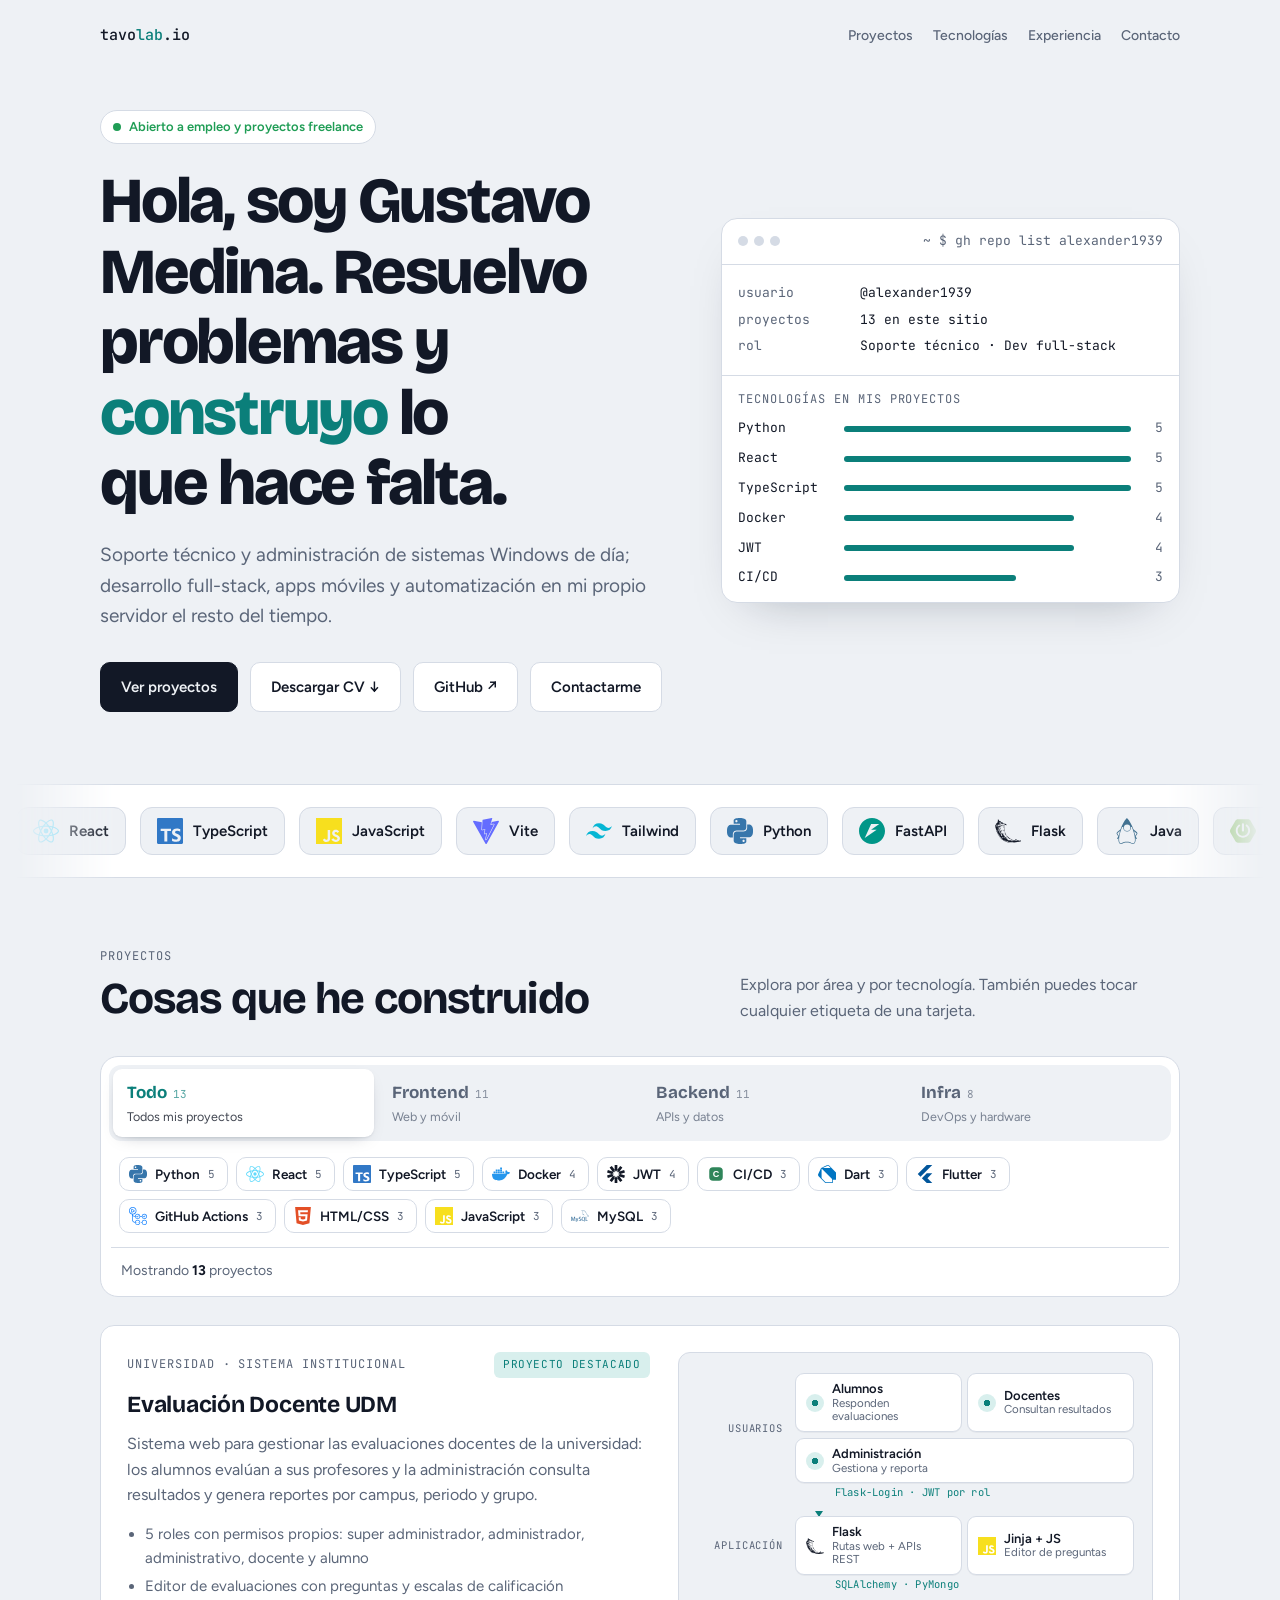
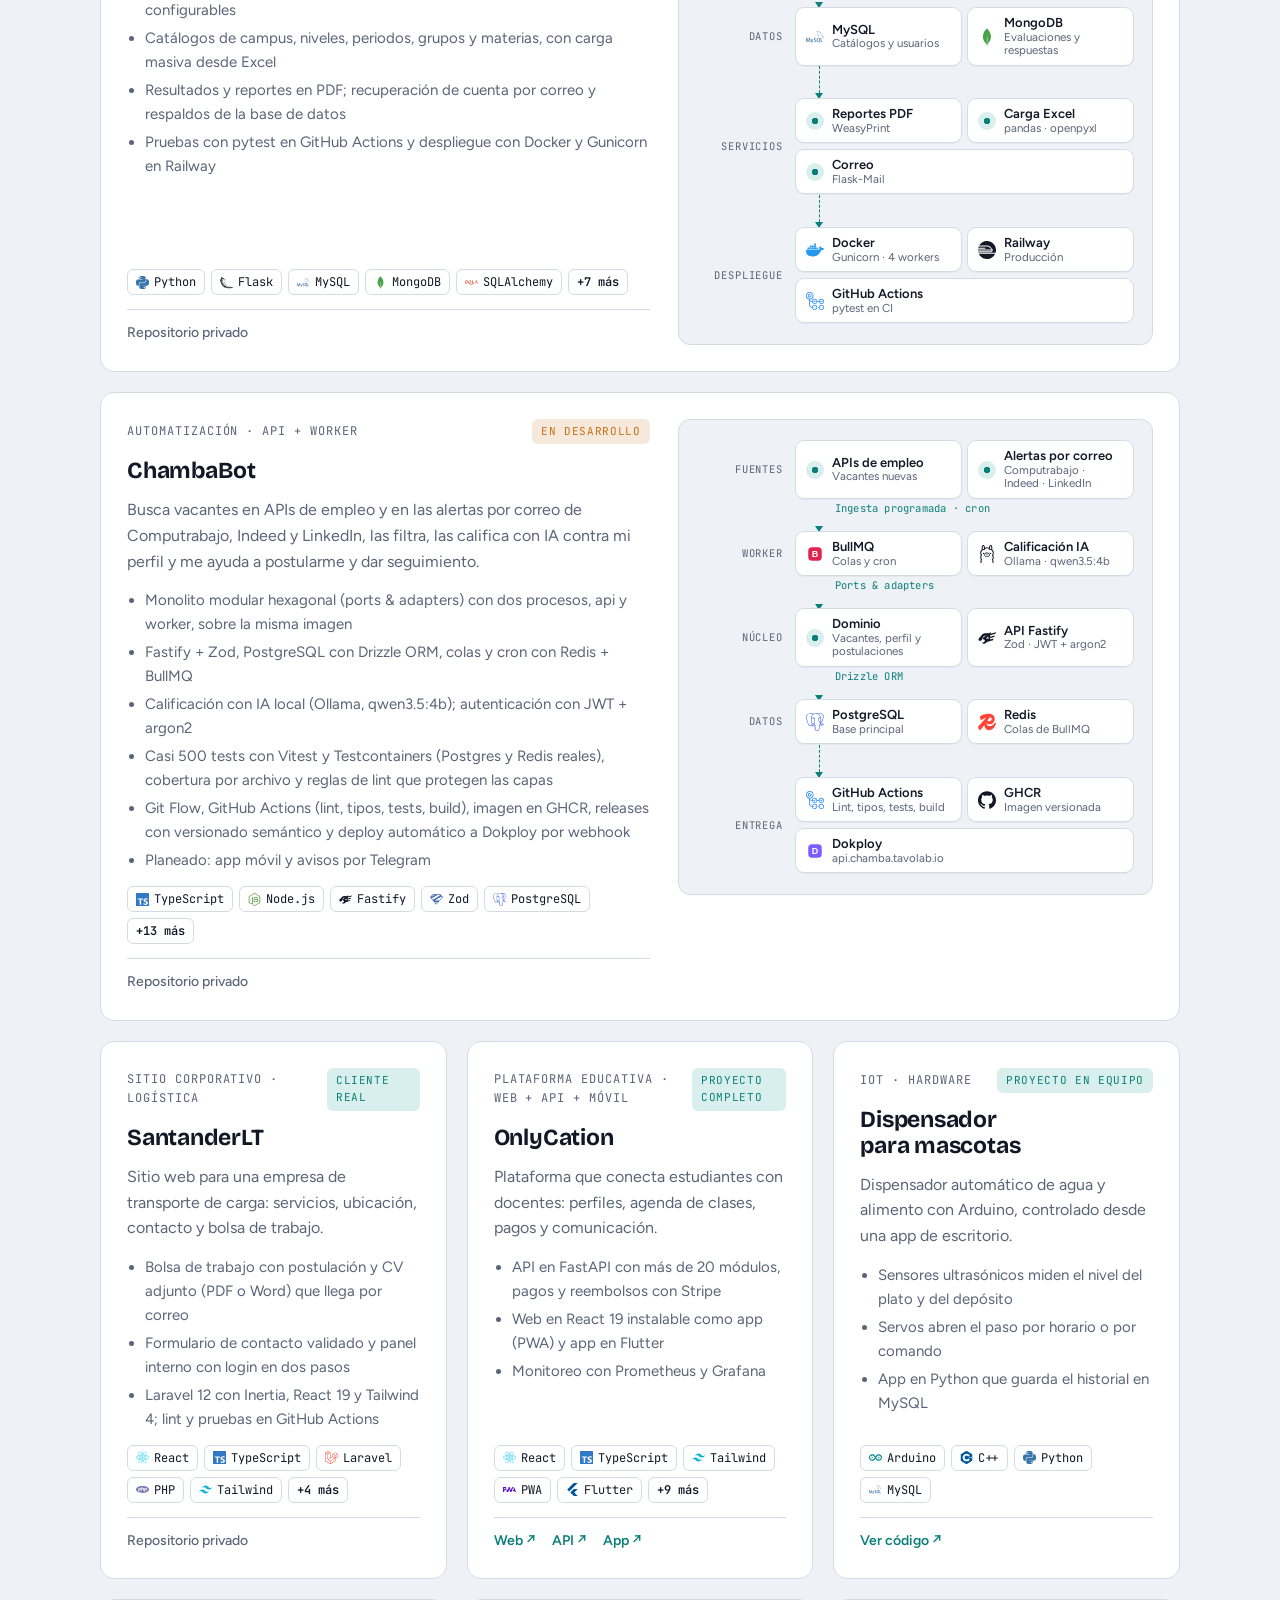
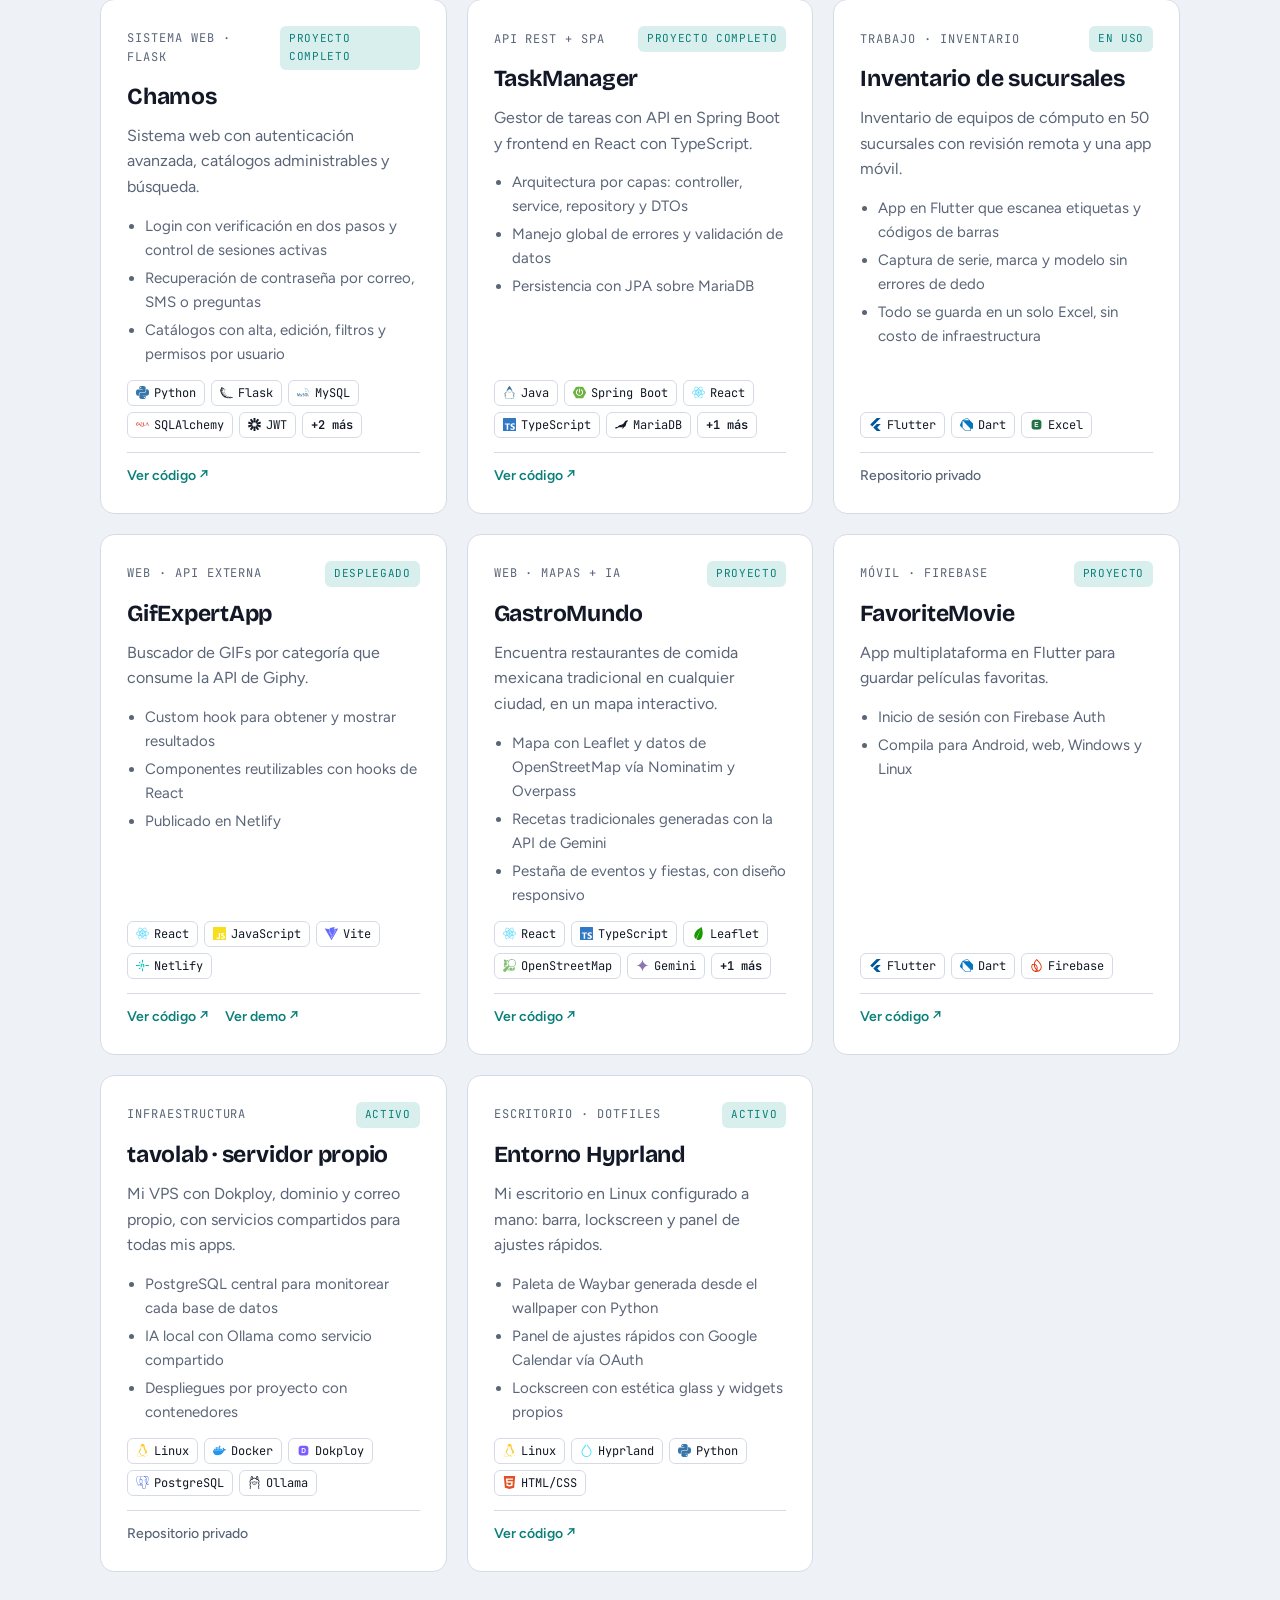
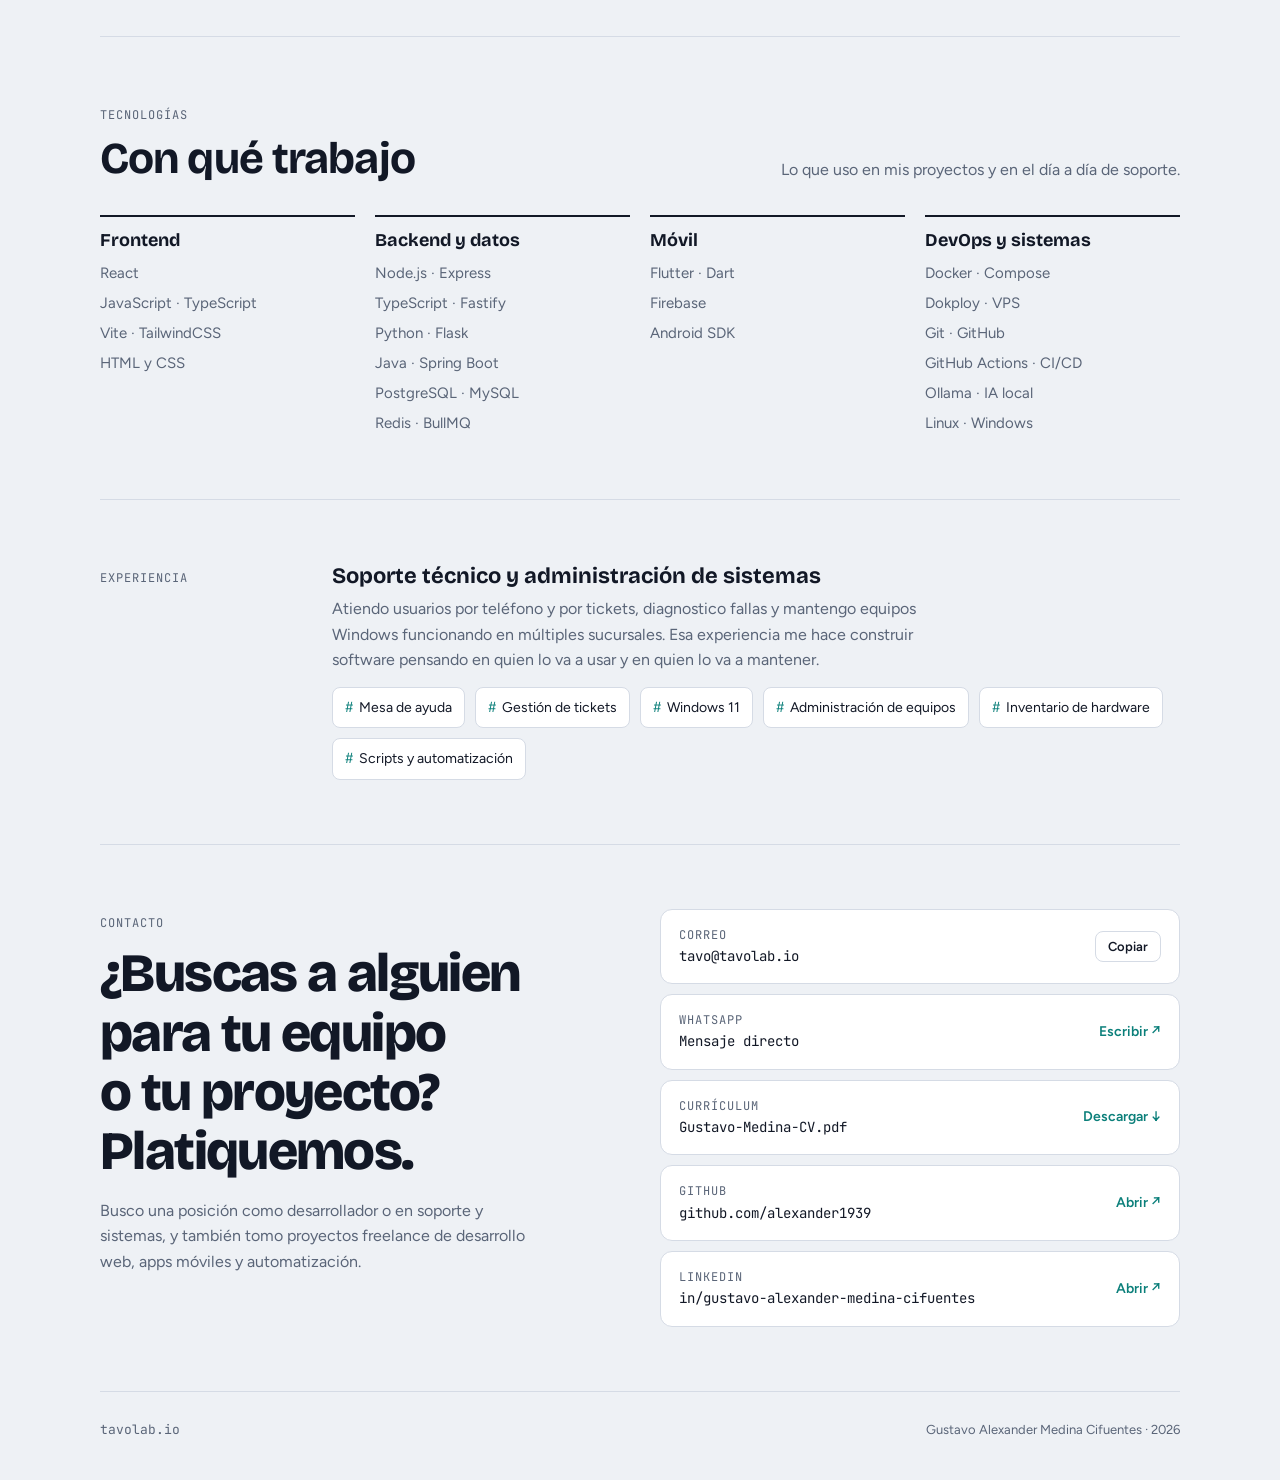
<file: index.html>
<!doctype html>
<html lang="es">
<head>
<meta charset="utf-8">
<meta name="viewport" content="width=device-width, initial-scale=1, viewport-fit=cover">
<title>Gustavo Medina · tavolab</title>
<meta name="description" content="Portafolio de Gustavo Alexander Medina Cifuentes: desarrollo full-stack, apps móviles, automatización y soporte técnico. Abierto a empleo y proyectos freelance.">
<meta name="author" content="Gustavo Alexander Medina Cifuentes">
<meta name="theme-color" content="#eef1f5" media="(prefers-color-scheme: light)">
<meta name="theme-color" content="#0e131c" media="(prefers-color-scheme: dark)">
<link rel="canonical" href="https://tavolab.io/">
<link rel="icon" href="/favicon.svg" type="image/svg+xml">
<meta property="og:type" content="website">
<meta property="og:url" content="https://tavolab.io/">
<meta property="og:title" content="Gustavo Medina · Desarrollador full-stack">
<meta property="og:description" content="Proyectos web, móviles e IoT, con su arquitectura. Abierto a empleo y freelance.">
<meta property="og:locale" content="es_MX">
<meta property="og:image" content="https://tavolab.io/assets/og.png">
<meta property="og:image:type" content="image/png">
<meta property="og:image:width" content="1200">
<meta property="og:image:height" content="630">
<meta property="og:image:alt" content="Gustavo Medina · Soporte TI · Desarrollador full-stack · tavolab.io">
<meta name="twitter:card" content="summary_large_image">
<style>:root{padding-top:env(safe-area-inset-top,0px);padding-bottom:env(safe-area-inset-bottom,0px)}html{scroll-behavior:smooth}body{margin:0;font-family:system-ui,sans-serif;font-size:14px}img{max-width:100%}[hidden]{display:none!important}@media (prefers-reduced-motion:reduce){html{scroll-behavior:auto}}</style>
<link rel="preconnect" href="https://fonts.googleapis.com">
<link rel="stylesheet" href="https://fonts.googleapis.com/css2?family=Bricolage+Grotesque:opsz,wght@12..96,500;12..96,700;12..96,800&family=Figtree:wght@400;500;600&family=JetBrains+Mono:wght@400;500&display=swap">
<link rel="stylesheet" href="/css/styles.css">
</head>
<body>
<div class="wrap">
  <nav>
    <a class="brand" href="#inicio">tavo<b>lab</b>.io</a>
    <button type="button" class="menu-btn" id="menuBtn" aria-expanded="false" aria-controls="menu"><span class="bars" aria-hidden="true"><i></i><i></i><i></i></span>Menú</button>
    <ul id="menu">
      <li><a href="#proyectos">Proyectos</a></li>
      <li><a href="#stack">Tecnologías</a></li>
      <li><a href="#experiencia">Experiencia</a></li>
      <li><a href="#contacto">Contacto</a></li>
    </ul>
  </nav>

  <header class="hero" id="inicio">
    <div>
      <span class="avail"><span class="dot"></span>Abierto a empleo y proyectos freelance</span>
      <h1>Hola, soy Gustavo Medina. Resuelvo problemas y <em>construyo</em> lo que hace falta.</h1>
      <p class="lead">Soporte técnico y administración de sistemas Windows de día; desarrollo full-stack, apps móviles y automatización en mi propio servidor el resto del tiempo.</p>
      <div class="btns">
        <a class="btn primary" href="#proyectos">Ver proyectos</a>
        <a class="btn" href="/cv/Gustavo-Medina-CV.pdf" download>Descargar CV ↓</a>
        <a class="btn" href="https://github.com/alexander1939" target="_blank" rel="noopener">GitHub ↗</a>
        <a class="btn" href="#contacto">Contactarme</a>
      </div>
    </div>

    <aside class="panel" aria-label="Resumen de GitHub">
      <div class="panel-top"><span class="lights"><i></i><i></i><i></i></span><span>~ $ gh repo list alexander1939</span></div>
      <div class="panel-body">
        <div class="row"><span>usuario</span><span class="v">@alexander1939</span></div>
        <div class="row"><span>proyectos</span><span class="v" id="nproj">13 en este sitio</span></div>
        <div class="row"><span>rol</span><span class="v">Soporte técnico · Dev full-stack</span></div>
      </div>
      <div class="gh-langs" id="langs"><span class="label">tecnologías en mis proyectos</span></div>
    </aside>
  </header>
</div>

<div class="marquee" role="group" aria-label="Tecnologías que uso">
  <div class="track" id="track"></div>
</div>

<div class="wrap">
  <section id="proyectos" class="first">
    <div class="sec-head">
      <div><span class="label">Proyectos</span><h2>Cosas que he construido</h2></div>
      <p>Explora por área y por tecnología. También puedes tocar cualquier etiqueta de una tarjeta.</p>
    </div>

    <div class="fbox" id="fbox">
      <div class="seg" id="seg" role="group" aria-label="Filtrar por área"></div>
      <div class="fchips" id="fchips" role="group" aria-label="Filtrar por tecnología"></div>
      <div class="fstatus" aria-live="polite"><span id="fstatus"></span><button type="button" class="fclear" id="fclear" hidden>Quitar filtro ×</button></div>
    </div>

    <div class="grid" id="grid">
      <article class="card big" data-id="udm" data-tech="Python,Flask,MySQL,MongoDB,SQLAlchemy,JWT,JavaScript,HTML/CSS,Docker,Railway,GitHub Actions,CI/CD">
        <div class="big-main">
        <div class="card-top"><span class="label">Universidad · Sistema institucional</span><span class="pill">Proyecto destacado</span></div>
        <h3>Evaluación Docente UDM</h3>
        <p>Sistema web para gestionar las evaluaciones docentes de la universidad: los alumnos evalúan a sus profesores y la administración consulta resultados y genera reportes por campus, periodo y grupo.</p>
        <ul><li>5 roles con permisos propios: super administrador, administrador, administrativo, docente y alumno</li><li>Editor de evaluaciones con preguntas y escalas de calificación configurables</li><li>Catálogos de campus, niveles, periodos, grupos y materias, con carga masiva desde Excel</li><li>Resultados y reportes en PDF; recuperación de cuenta por correo y respaldos de la base de datos</li><li>Pruebas con pytest en GitHub Actions y despliegue con Docker y Gunicorn en Railway</li></ul>
        <div class="tags"></div>
        <div class="card-links"><span>Repositorio privado</span></div>
        </div>
        <figure class="dg-host" aria-label="Arquitectura de Evaluación Docente UDM"></figure>
      </article>
      <article class="card big" data-id="chambabot" data-tech="TypeScript,Node.js,Fastify,Zod,PostgreSQL,Drizzle,Redis,BullMQ,Ollama,JWT,argon2,Vitest,Testcontainers,Docker,GitHub Actions,CI/CD,GHCR,Dokploy">
        <div class="big-main">
        <div class="card-top"><span class="label">Automatización · API + worker</span><span class="pill wip">En desarrollo</span></div>
        <h3>ChambaBot</h3>
        <p>Busca vacantes en APIs de empleo y en las alertas por correo de Computrabajo, Indeed y LinkedIn, las filtra, las califica con IA contra mi perfil y me ayuda a postularme y dar seguimiento.</p>
        <ul><li>Monolito modular hexagonal (ports &amp; adapters) con dos procesos, api y worker, sobre la misma imagen</li><li>Fastify + Zod, PostgreSQL con Drizzle ORM, colas y cron con Redis + BullMQ</li><li>Calificación con IA local (Ollama, qwen3.5:4b); autenticación con JWT + argon2</li><li>Casi 500 tests con Vitest y Testcontainers (Postgres y Redis reales), cobertura por archivo y reglas de lint que protegen las capas</li><li>Git Flow, GitHub Actions (lint, tipos, tests, build), imagen en GHCR, releases con versionado semántico y deploy automático a Dokploy por webhook</li><li>Planeado: app móvil y avisos por Telegram</li></ul>
        <div class="tags"></div>
        <div class="card-links"><span>Repositorio privado</span></div>
        </div>
        <figure class="dg-host" aria-label="Arquitectura de ChambaBot"></figure>
      </article>
      <article class="card" data-id="santander" data-tech="React,TypeScript,Laravel,PHP,Tailwind,Inertia,Radix UI,GitHub Actions,CI/CD">
        <div class="card-top"><span class="label">Sitio corporativo · Logística</span><span class="pill">Cliente real</span></div>
        <h3>SantanderLT</h3>
        <p>Sitio web para una empresa de transporte de carga: servicios, ubicación, contacto y bolsa de trabajo.</p>
        <ul><li>Bolsa de trabajo con postulación y CV adjunto (PDF o Word) que llega por correo</li><li>Formulario de contacto validado y panel interno con login en dos pasos</li><li>Laravel 12 con Inertia, React 19 y Tailwind 4; lint y pruebas en GitHub Actions</li></ul>
        <div class="tags"></div>
        <div class="card-links"><span>Repositorio privado</span><button type="button" class="arch-btn" aria-expanded="false">Ver arquitectura</button></div>
        <figure class="dg-over" aria-label="Arquitectura de SantanderLT"><div class="dg-head"><span class="label">Arquitectura</span><b>SantanderLT</b></div><div class="dg-host"></div></figure>
      </article>
      <article class="card" data-id="onlycation" data-tech="React,TypeScript,Tailwind,PWA,Flutter,Dart,Python,FastAPI,SQLAlchemy,JWT,Stripe,Docker,Prometheus,Grafana">
        <div class="card-top"><span class="label">Plataforma educativa · Web + API + móvil</span><span class="pill">Proyecto completo</span></div>
        <h3>OnlyCation</h3>
        <p>Plataforma que conecta estudiantes con docentes: perfiles, agenda de clases, pagos y comunicación.</p>
        <ul><li>API en FastAPI con más de 20 módulos, pagos y reembolsos con Stripe</li><li>Web en React 19 instalable como app (PWA) y app en Flutter</li><li>Monitoreo con Prometheus y Grafana</li></ul>
        <div class="tags"></div>
        <div class="card-links"><a href="https://github.com/alexander1939/OnlyCation_Frontend" target="_blank" rel="noopener">Web ↗</a><a href="https://github.com/alexander1939/onlycation-apis" target="_blank" rel="noopener">API ↗</a><a href="https://github.com/alexander1939/OnlycationApp" target="_blank" rel="noopener">App ↗</a><button type="button" class="arch-btn" aria-expanded="false">Ver arquitectura</button></div>
        <figure class="dg-over" aria-label="Arquitectura de OnlyCation"><div class="dg-head"><span class="label">Arquitectura</span><b>OnlyCation</b></div><div class="dg-host"></div></figure>
      </article>
      <article class="card" data-id="dispensador" data-tech="Arduino,C++,Python,MySQL">
        <div class="card-top"><span class="label">IoT · Hardware</span><span class="pill">Proyecto en equipo</span></div>
        <h3>Dispensador para mascotas</h3>
        <p>Dispensador automático de agua y alimento con Arduino, controlado desde una app de escritorio.</p>
        <ul><li>Sensores ultrasónicos miden el nivel del plato y del depósito</li><li>Servos abren el paso por horario o por comando</li><li>App en Python que guarda el historial en MySQL</li></ul>
        <div class="tags"></div>
        <div class="card-links"><a href="https://github.com/Emmanueloz/dispensador" target="_blank" rel="noopener">Ver código ↗</a><button type="button" class="arch-btn" aria-expanded="false">Ver arquitectura</button></div>
        <figure class="dg-over" aria-label="Arquitectura de Dispensador para mascotas"><div class="dg-head"><span class="label">Arquitectura</span><b>Dispensador para mascotas</b></div><div class="dg-host"></div></figure>
      </article>
      <article class="card" data-id="chamos" data-tech="Python,Flask,MySQL,SQLAlchemy,JWT,JavaScript,HTML/CSS">
        <div class="card-top"><span class="label">Sistema web · Flask</span><span class="pill">Proyecto completo</span></div>
        <h3>Chamos</h3>
        <p>Sistema web con autenticación avanzada, catálogos administrables y búsqueda.</p>
        <ul><li>Login con verificación en dos pasos y control de sesiones activas</li><li>Recuperación de contraseña por correo, SMS o preguntas</li><li>Catálogos con alta, edición, filtros y permisos por usuario</li></ul>
        <div class="tags"></div>
        <div class="card-links"><a href="https://github.com/alexander1939/chamos" target="_blank" rel="noopener">Ver código ↗</a><button type="button" class="arch-btn" aria-expanded="false">Ver arquitectura</button></div>
        <figure class="dg-over" aria-label="Arquitectura de Chamos"><div class="dg-head"><span class="label">Arquitectura</span><b>Chamos</b></div><div class="dg-host"></div></figure>
      </article>
      <article class="card" data-id="taskmanager" data-tech="Java,Spring Boot,React,TypeScript,MariaDB,Vite">
        <div class="card-top"><span class="label">API REST + SPA</span><span class="pill">Proyecto completo</span></div>
        <h3>TaskManager</h3>
        <p>Gestor de tareas con API en Spring Boot y frontend en React con TypeScript.</p>
        <ul><li>Arquitectura por capas: controller, service, repository y DTOs</li><li>Manejo global de errores y validación de datos</li><li>Persistencia con JPA sobre MariaDB</li></ul>
        <div class="tags"></div>
        <div class="card-links"><a href="https://github.com/alexander1939/spring-with-react" target="_blank" rel="noopener">Ver código ↗</a><button type="button" class="arch-btn" aria-expanded="false">Ver arquitectura</button></div>
        <figure class="dg-over" aria-label="Arquitectura de TaskManager"><div class="dg-head"><span class="label">Arquitectura</span><b>TaskManager</b></div><div class="dg-host"></div></figure>
      </article>
      <article class="card" data-id="inventario" data-tech="Flutter,Dart,Excel">
        <div class="card-top"><span class="label">Trabajo · Inventario</span><span class="pill">En uso</span></div>
        <h3>Inventario de sucursales</h3>
        <p>Inventario de equipos de cómputo en 50 sucursales con revisión remota y una app móvil.</p>
        <ul><li>App en Flutter que escanea etiquetas y códigos de barras</li><li>Captura de serie, marca y modelo sin errores de dedo</li><li>Todo se guarda en un solo Excel, sin costo de infraestructura</li></ul>
        <div class="tags"></div>
        <div class="card-links"><span>Repositorio privado</span><button type="button" class="arch-btn" aria-expanded="false">Ver arquitectura</button></div>
        <figure class="dg-over" aria-label="Arquitectura de Inventario de sucursales"><div class="dg-head"><span class="label">Arquitectura</span><b>Inventario de sucursales</b></div><div class="dg-host"></div></figure>
      </article>
      <article class="card" data-id="gifexpert" data-tech="React,JavaScript,Vite,Netlify">
        <div class="card-top"><span class="label">Web · API externa</span><span class="pill">Desplegado</span></div>
        <h3>GifExpertApp</h3>
        <p>Buscador de GIFs por categoría que consume la API de Giphy.</p>
        <ul><li>Custom hook para obtener y mostrar resultados</li><li>Componentes reutilizables con hooks de React</li><li>Publicado en Netlify</li></ul>
        <div class="tags"></div>
        <div class="card-links"><a href="https://github.com/alexander1939/git-expert-App" target="_blank" rel="noopener">Ver código ↗</a><a href="https://deluxe-baklava-8c0554.netlify.app" target="_blank" rel="noopener">Ver demo ↗</a><button type="button" class="arch-btn" aria-expanded="false">Ver arquitectura</button></div>
        <figure class="dg-over" aria-label="Arquitectura de GifExpertApp"><div class="dg-head"><span class="label">Arquitectura</span><b>GifExpertApp</b></div><div class="dg-host"></div></figure>
      </article>
      <article class="card" data-id="gastromundo" data-tech="React,TypeScript,Leaflet,OpenStreetMap,Gemini,Vite">
        <div class="card-top"><span class="label">Web · Mapas + IA</span><span class="pill">Proyecto</span></div>
        <h3>GastroMundo</h3>
        <p>Encuentra restaurantes de comida mexicana tradicional en cualquier ciudad, en un mapa interactivo.</p>
        <ul><li>Mapa con Leaflet y datos de OpenStreetMap vía Nominatim y Overpass</li><li>Recetas tradicionales generadas con la API de Gemini</li><li>Pestaña de eventos y fiestas, con diseño responsivo</li></ul>
        <div class="tags"></div>
        <div class="card-links"><a href="https://github.com/alexander1939/GastroMundo" target="_blank" rel="noopener">Ver código ↗</a><button type="button" class="arch-btn" aria-expanded="false">Ver arquitectura</button></div>
        <figure class="dg-over" aria-label="Arquitectura de GastroMundo"><div class="dg-head"><span class="label">Arquitectura</span><b>GastroMundo</b></div><div class="dg-host"></div></figure>
      </article>
      <article class="card" data-id="favoritemovie" data-tech="Flutter,Dart,Firebase">
        <div class="card-top"><span class="label">Móvil · Firebase</span><span class="pill">Proyecto</span></div>
        <h3>FavoriteMovie</h3>
        <p>App multiplataforma en Flutter para guardar películas favoritas.</p>
        <ul><li>Inicio de sesión con Firebase Auth</li><li>Compila para Android, web, Windows y Linux</li></ul>
        <div class="tags"></div>
        <div class="card-links"><a href="https://github.com/alexander1939/FavoriteMovile" target="_blank" rel="noopener">Ver código ↗</a><button type="button" class="arch-btn" aria-expanded="false">Ver arquitectura</button></div>
        <figure class="dg-over" aria-label="Arquitectura de FavoriteMovie"><div class="dg-head"><span class="label">Arquitectura</span><b>FavoriteMovie</b></div><div class="dg-host"></div></figure>
      </article>
      <article class="card" data-id="tavolab" data-tech="Linux,Docker,Dokploy,PostgreSQL,Ollama">
        <div class="card-top"><span class="label">Infraestructura</span><span class="pill">Activo</span></div>
        <h3>tavolab · servidor propio</h3>
        <p>Mi VPS con Dokploy, dominio y correo propio, con servicios compartidos para todas mis apps.</p>
        <ul><li>PostgreSQL central para monitorear cada base de datos</li><li>IA local con Ollama como servicio compartido</li><li>Despliegues por proyecto con contenedores</li></ul>
        <div class="tags"></div>
        <div class="card-links"><span>Repositorio privado</span><button type="button" class="arch-btn" aria-expanded="false">Ver arquitectura</button></div>
        <figure class="dg-over" aria-label="Arquitectura de tavolab · servidor propio"><div class="dg-head"><span class="label">Arquitectura</span><b>tavolab · servidor propio</b></div><div class="dg-host"></div></figure>
      </article>
      <article class="card" data-id="hyprland" data-tech="Linux,Hyprland,Python,HTML/CSS">
        <div class="card-top"><span class="label">Escritorio · Dotfiles</span><span class="pill">Activo</span></div>
        <h3>Entorno Hyprland</h3>
        <p>Mi escritorio en Linux configurado a mano: barra, lockscreen y panel de ajustes rápidos.</p>
        <ul><li>Paleta de Waybar generada desde el wallpaper con Python</li><li>Panel de ajustes rápidos con Google Calendar vía OAuth</li><li>Lockscreen con estética glass y widgets propios</li></ul>
        <div class="tags"></div>
        <div class="card-links"><a href="https://github.com/alexander1939/config-hyprland" target="_blank" rel="noopener">Ver código ↗</a><button type="button" class="arch-btn" aria-expanded="false">Ver arquitectura</button></div>
        <figure class="dg-over" aria-label="Arquitectura de Entorno Hyprland"><div class="dg-head"><span class="label">Arquitectura</span><b>Entorno Hyprland</b></div><div class="dg-host"></div></figure>
      </article>
    </div>
  </section>

  <section id="stack">
    <div class="sec-head">
      <div><span class="label">Tecnologías</span><h2>Con qué trabajo</h2></div>
      <p>Lo que uso en mis proyectos y en el día a día de soporte.</p>
    </div>
    <div class="stack">
      <div><h3>Frontend</h3><ul><li>React</li><li>JavaScript · TypeScript</li><li>Vite · TailwindCSS</li><li>HTML y CSS</li></ul></div>
      <div><h3>Backend y datos</h3><ul><li>Node.js · Express</li><li>TypeScript · Fastify</li><li>Python · Flask</li><li>Java · Spring Boot</li><li>PostgreSQL · MySQL</li><li>Redis · BullMQ</li></ul></div>
      <div><h3>Móvil</h3><ul><li>Flutter · Dart</li><li>Firebase</li><li>Android SDK</li></ul></div>
      <div><h3>DevOps y sistemas</h3><ul><li>Docker · Compose</li><li>Dokploy · VPS</li><li>Git · GitHub</li><li>GitHub Actions · CI/CD</li><li>Ollama · IA local</li><li>Linux · Windows</li></ul></div>
    </div>
  </section>

  <section id="experiencia">
    <div class="xp">
      <div><span class="label">Experiencia</span></div>
      <div>
        <h3>Soporte técnico y administración de sistemas</h3>
        <p>Atiendo usuarios por teléfono y por tickets, diagnostico fallas y mantengo equipos Windows funcionando en múltiples sucursales. Esa experiencia me hace construir software pensando en quien lo va a usar y en quien lo va a mantener.</p>
        <div class="ticket">
          <span>Mesa de ayuda</span><span>Gestión de tickets</span><span>Windows 11</span><span>Administración de equipos</span><span>Inventario de hardware</span><span>Scripts y automatización</span>
        </div>
      </div>
    </div>
  </section>

  <section id="contacto">
    <div class="contact">
      <div>
        <span class="label">Contacto</span>
        <h2>¿Buscas a alguien para tu equipo o tu proyecto? Platiquemos.</h2>
        <p>Busco una posición como desarrollador o en soporte y sistemas, y también tomo proyectos freelance de desarrollo web, apps móviles y automatización.</p>
      </div>
      <div class="links">
        <div class="link"><div><div class="label">Correo</div><div class="val" id="v-mail">tavo@tavolab.io</div></div><button type="button" class="copy" data-copy="v-mail">Copiar</button></div>
        <div class="link"><div><div class="label">WhatsApp</div><div class="val">Mensaje directo</div></div><a class="go" href="https://wa.me/529614480996" target="_blank" rel="noopener" aria-label="Escribir por WhatsApp">Escribir ↗</a></div>
        <div class="link"><div><div class="label">Currículum</div><div class="val">Gustavo-Medina-CV.pdf</div></div><a class="go" href="/cv/Gustavo-Medina-CV.pdf" download>Descargar ↓</a></div>
        <div class="link"><div><div class="label">GitHub</div><div class="val">github.com/alexander1939</div></div><a class="go" href="https://github.com/alexander1939" target="_blank" rel="noopener">Abrir ↗</a></div>
        <div class="link"><div><div class="label">LinkedIn</div><div class="val">in/gustavo-alexander-medina-cifuentes</div></div><a class="go" href="https://www.linkedin.com/in/gustavo-alexander-medina-cifuentes-429521445" target="_blank" rel="noopener">Abrir ↗</a></div>
      </div>
    </div>
  </section>

  <footer>
    <span class="mono">tavolab.io</span>
    <span>Gustavo Alexander Medina Cifuentes · 2026</span>
  </footer>
</div>

<script src="/js/data/tecnologias.js"></script>
<script src="/js/data/arquitecturas.js"></script>
<script src="/js/iconos.js"></script>
<script src="/js/marquee.js"></script>
<script src="/js/proyectos.js"></script>
<script src="/js/filtros.js"></script>
<script src="/js/ui.js"></script>
</body>
</html>
</file>
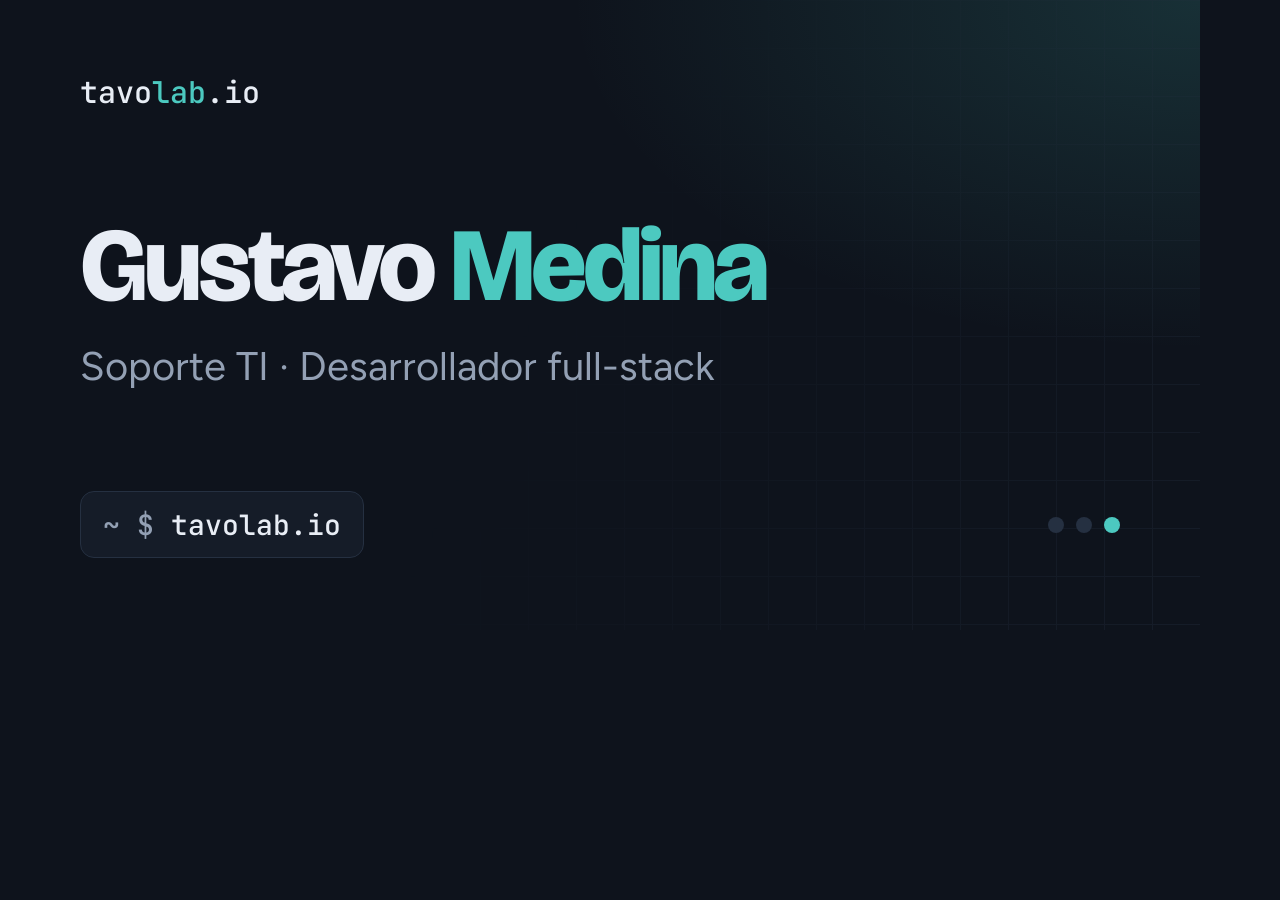
<file: tools/og.html>
<!doctype html>
<!-- Fuente de assets/og.png (1200x630). Regenerar: ver tools/og.md -->
<html lang="es">
<head>
<meta charset="utf-8">
<title>og:image · tavolab.io</title>
<link rel="stylesheet" href="https://fonts.googleapis.com/css2?family=Bricolage+Grotesque:opsz,wght@12..96,800&family=Figtree:wght@500&family=JetBrains+Mono:wght@500&display=swap">
<style>
:root{--bg:#0e131c;--surface:#151c28;--line:#253041;--fg:#e8edf5;--muted:#93a0b4;--accent:#4cc9c0;--ok:#46c97d}
*{box-sizing:border-box}
html,body{margin:0;width:1200px;height:630px;overflow:hidden;background:var(--bg)}
.og{position:relative;width:1200px;height:630px;padding:72px 80px;display:flex;flex-direction:column;justify-content:space-between;color:var(--fg);font-family:Figtree,sans-serif;
  background:radial-gradient(900px 500px at 100% 0%,color-mix(in srgb,var(--accent) 16%,transparent),transparent 70%),var(--bg)}
.og::after{content:"";position:absolute;inset:0;background-image:linear-gradient(var(--line) 1px,transparent 1px),linear-gradient(90deg,var(--line) 1px,transparent 1px);background-size:48px 48px;opacity:.35;
  -webkit-mask-image:linear-gradient(115deg,transparent 45%,#000);mask-image:linear-gradient(115deg,transparent 45%,#000)}
.og > *{position:relative;z-index:1}
.brand{font:500 30px "JetBrains Mono",monospace}
.brand b{color:var(--accent);font-weight:500}
h1{font:800 104px/1 "Bricolage Grotesque",sans-serif;letter-spacing:-.04em;margin:0}
h1 em{font-style:normal;color:var(--accent)}
.role{font-size:40px;color:var(--muted);margin-top:24px}
.foot{display:flex;justify-content:space-between;align-items:center}
.url{font:500 28px "JetBrains Mono",monospace;padding:14px 22px;border:1px solid var(--line);border-radius:14px;background:var(--surface)}
.url::before{content:"~ $ ";color:var(--muted)}
.dots{display:flex;gap:12px}.dots i{width:16px;height:16px;border-radius:50%;background:var(--line)}.dots i:last-child{background:var(--accent)}
</style>
</head>
<body>
<div class="og">
  <div class="brand">tavo<b>lab</b>.io</div>
  <div>
    <h1>Gustavo <em>Medina</em></h1>
    <div class="role">Soporte TI · Desarrollador full-stack</div>
  </div>
  <div class="foot"><span class="url">tavolab.io</span><span class="dots"><i></i><i></i><i></i></span></div>
</div>
</body>
</html>
</file>
<file: css/styles.css>
/* Layout: columna editorial a 1080px; hero con "panel de sistema", proyectos en grilla 2-col, stack y contacto como bandas */
:root{
  --bg:#eef1f5; --surface:#ffffff; --line:#d5dbe5; --fg:#121826; --muted:#5a6578;
  --accent:#0b7f7a; --accent-soft:#d8efed; --warm:#c7721a; --ok:#1f9d55;
  --f-display:"Bricolage Grotesque", "Segoe UI", system-ui, sans-serif;
  --f-body:"Figtree", "Segoe UI", system-ui, sans-serif;
  --f-mono:"JetBrains Mono", ui-monospace, "Cascadia Code", Consolas, monospace;
}
@media (prefers-color-scheme: dark){:root:not([data-theme="light"]){
  --bg:#0e131c; --surface:#151c28; --line:#253041; --fg:#e8edf5; --muted:#93a0b4;
  --accent:#4cc9c0; --accent-soft:#163a3b; --warm:#f0a447; --ok:#46c97d; color-scheme:dark}}
:root[data-theme="dark"]{
  --bg:#0e131c; --surface:#151c28; --line:#253041; --fg:#e8edf5; --muted:#93a0b4;
  --accent:#4cc9c0; --accent-soft:#163a3b; --warm:#f0a447; --ok:#46c97d; color-scheme:dark}

*{box-sizing:border-box}
body{background:var(--bg);color:var(--fg);font-family:var(--f-body);font-size:16px;line-height:1.6;
  padding-left:max(16px,env(safe-area-inset-left,0px));padding-right:max(16px,env(safe-area-inset-right,0px))}
.wrap{max-width:1080px;margin:0 auto}
a{color:var(--accent)}
:focus-visible{outline:2px solid var(--accent);outline-offset:3px;border-radius:4px}
h1,h2,h3{font-family:var(--f-display);text-wrap:balance;margin:0;line-height:1.1}
.mono{font-family:var(--f-mono)}
.label{font-family:var(--f-mono);font-size:12px;letter-spacing:.08em;text-transform:uppercase;color:var(--muted)}

/* nav */
nav{display:flex;justify-content:space-between;align-items:center;gap:16px;padding-block:22px;flex-wrap:wrap}
.brand{font-family:var(--f-mono);font-weight:500;font-size:15px;color:var(--fg);text-decoration:none}
.brand b{color:var(--accent);font-weight:500}
nav ul{list-style:none;display:flex;gap:20px;margin:0;padding:0;flex-wrap:wrap}
nav ul a{color:var(--muted);text-decoration:none;font-size:14px;font-weight:500}
nav ul a:hover{color:var(--fg)}

/* hero */
.hero{display:grid;grid-template-columns:1.25fr 1fr;gap:48px;align-items:center;padding-block:40px 72px}
.hero > *{min-width:0}
.avail{display:inline-flex;align-items:center;gap:8px;font-size:13px;font-weight:600;color:var(--ok);
  border:1px solid var(--line);background:var(--surface);padding:6px 12px;border-radius:99px}
.dot{width:8px;height:8px;border-radius:50%;background:var(--ok);box-shadow:0 0 0 0 var(--ok);animation:pulse 2.4s infinite}
@keyframes pulse{0%{box-shadow:0 0 0 0 color-mix(in srgb,var(--ok) 60%,transparent)}70%{box-shadow:0 0 0 8px transparent}100%{box-shadow:0 0 0 0 transparent}}
.hero h1{font-size:clamp(38px,5.4vw,64px);font-weight:800;letter-spacing:-.035em;margin-top:22px}
.hero h1 em{font-style:normal;color:var(--accent)}
.lead{font-size:19px;color:var(--muted);max-width:52ch;margin:22px 0 30px}
.btns{display:flex;gap:12px;flex-wrap:wrap}
.btn{display:inline-flex;align-items:center;gap:8px;padding:12px 20px;border-radius:10px;font-weight:600;font-size:15px;text-decoration:none;border:1px solid var(--line);color:var(--fg);background:var(--surface)}
.btn.primary{background:var(--fg);color:var(--bg);border-color:var(--fg)}
.btn:hover{transform:translateY(-1px)}

/* panel tipo sistema */
.panel{background:var(--surface);border:1px solid var(--line);border-radius:16px;overflow:hidden;font-family:var(--f-mono);font-size:13px;box-shadow:0 20px 50px -30px rgba(10,20,40,.35)}
.panel-top{display:flex;justify-content:space-between;align-items:center;padding:12px 16px;border-bottom:1px solid var(--line);color:var(--muted)}
.lights{display:flex;gap:6px}.lights i{width:10px;height:10px;border-radius:50%;background:var(--line)}
.panel-body{padding:18px 16px;display:grid;gap:6px}
.row{display:grid;grid-template-columns:110px 1fr;gap:12px}
.row span:first-child{color:var(--muted)}
.row .v{color:var(--fg);overflow-wrap:anywhere}
.svc{display:grid;gap:8px;padding:14px 16px;border-top:1px solid var(--line)}
.svc div{display:flex;justify-content:space-between;gap:12px}
.st{color:var(--ok)} .st.wip{color:var(--warm)}

/* carrusel de tecnologías */
.marquee{position:relative;overflow:hidden;border-block:1px solid var(--line);background:var(--surface);padding-block:22px;
  -webkit-mask-image:linear-gradient(90deg,transparent,#000 8%,#000 92%,transparent);mask-image:linear-gradient(90deg,transparent,#000 8%,#000 92%,transparent)}
.track{display:flex;gap:14px;width:max-content;animation:scroll 45s linear infinite}
.marquee:hover .track{animation-play-state:paused}
@keyframes scroll{to{transform:translateX(calc(-50% - 7px))}}
.chip{display:flex;align-items:center;gap:10px;padding:10px 16px;border:1px solid var(--line);border-radius:12px;background:var(--bg);white-space:nowrap;font-weight:600;font-size:15px}
.chip svg{flex-shrink:0}
section.first{border-top:0}

/* secciones */
section{padding-block:64px;border-top:1px solid var(--line)}
.sec-head{display:flex;justify-content:space-between;align-items:end;gap:24px;flex-wrap:wrap;margin-bottom:32px}
.sec-head h2{font-size:clamp(30px,4.4vw,44px);font-weight:700;letter-spacing:-.02em;margin-top:8px}
.sec-head p{color:var(--muted);max-width:44ch;margin:0}

/* proyectos */
.grid{display:grid;grid-template-columns:repeat(2,minmax(0,1fr));gap:20px}
.card{background:var(--surface);border:1px solid var(--line);border-radius:14px;padding:26px;display:flex;flex-direction:column;gap:14px;transition:border-color .2s, transform .2s}
.card:hover{border-color:var(--accent);transform:translateY(-2px)}
.card.big{grid-column:span 2;display:grid;grid-template-columns:1.1fr 1fr;gap:28px}
.card.big > *{min-width:0}
.big-main{display:flex;flex-direction:column;gap:14px}
.card-top{display:flex;justify-content:space-between;align-items:center;gap:12px}
.pill{font-family:var(--f-mono);font-size:11px;letter-spacing:.06em;text-transform:uppercase;padding:4px 9px;border-radius:6px;background:var(--accent-soft);color:var(--accent)}
.pill.wip{background:color-mix(in srgb,var(--warm) 16%,transparent);color:var(--warm)}
.card h3{font-size:26px;font-weight:700;letter-spacing:-.01em}
.card p{margin:0;color:var(--muted)}
.card ul{margin:0;padding-left:18px;color:var(--muted);display:grid;gap:4px;font-size:15px}
.tags{display:flex;flex-wrap:wrap;gap:6px;margin-top:auto}
.tags span{font-family:var(--f-mono);font-size:12px;padding:4px 8px;border:1px solid var(--line);border-radius:6px;color:var(--fg)}
.arch{font-family:var(--f-mono);font-size:12.5px;background:var(--bg);border:1px solid var(--line);border-radius:10px;padding:16px;overflow-x:auto;white-space:pre;color:var(--muted);line-height:1.7}
.arch b{color:var(--accent);font-weight:500}

/* stack */
.stack{display:grid;grid-template-columns:repeat(4,minmax(0,1fr));gap:20px}
.stack div{border-top:2px solid var(--fg);padding-top:14px}
.stack h3{font-size:18px;font-weight:700;margin-bottom:10px}
.stack ul{list-style:none;margin:0;padding:0;display:grid;gap:6px;color:var(--muted);font-size:15px}

/* experiencia */
.xp{display:grid;grid-template-columns:200px 1fr;gap:32px}
.xp > *{min-width:0}
.xp h3{font-size:22px;margin-bottom:8px}
.xp p{color:var(--muted);margin:0 0 14px;max-width:62ch}
.ticket{display:flex;flex-wrap:wrap;gap:10px}
.ticket span{font-size:14px;padding:8px 12px;background:var(--surface);border:1px solid var(--line);border-radius:8px}
.ticket span::before{content:"#";font-family:var(--f-mono);color:var(--accent);margin-right:6px}

/* contacto */
.contact{display:grid;grid-template-columns:1fr 1fr;gap:40px;align-items:start}
.contact > *{min-width:0}
.contact h2{font-size:clamp(34px,5vw,54px);font-weight:800;letter-spacing:-.03em;margin-top:10px}
.contact p{color:var(--muted);max-width:44ch}
.links{display:grid;gap:10px}
.link{display:flex;justify-content:space-between;align-items:center;gap:12px;padding:16px 18px;background:var(--surface);border:1px solid var(--line);border-radius:12px}
.link > div{min-width:0}
.link .val{font-family:var(--f-mono);font-size:14px;overflow-wrap:anywhere;user-select:all}
.copy{font:600 13px var(--f-body);background:none;border:1px solid var(--line);color:var(--fg);padding:7px 12px;border-radius:8px;cursor:pointer;flex-shrink:0}
.copy:hover{border-color:var(--accent);color:var(--accent)}
.link a.go{font-weight:600;font-size:14px;text-decoration:none;flex-shrink:0}
footer{padding-block:28px 40px;border-top:1px solid var(--line);display:flex;justify-content:space-between;gap:16px;flex-wrap:wrap;color:var(--muted);font-size:13px}


.grid{grid-template-columns:repeat(3,minmax(0,1fr))}
.card.big{grid-column:1/-1}
.card h3{font-size:23px}
/* filtros */
.fbox{background:var(--surface);border:1px solid var(--line);border-radius:18px;padding:8px;margin-bottom:28px}
.seg{display:grid;grid-template-columns:repeat(4,minmax(0,1fr));gap:4px;background:var(--bg);border-radius:12px;padding:4px}
.seg-b{font:inherit;text-align:left;border:0;background:none;color:var(--muted);padding:10px 14px;border-radius:9px;cursor:pointer;display:grid;gap:1px;transition:background .2s,color .2s,box-shadow .2s}
.seg-b:hover{color:var(--fg)}
.seg-n{font-family:var(--f-display);font-weight:700;font-size:17px;color:inherit}
.seg-n small{font-family:var(--f-mono);font-size:11px;font-weight:400;opacity:.7;margin-left:2px}
.seg-s{font-size:12.5px;opacity:.8}
.seg-b[aria-pressed="true"]{background:var(--surface);color:var(--fg);box-shadow:0 1px 2px rgba(10,20,40,.08),0 6px 18px -10px rgba(10,20,40,.35)}
.seg-b[aria-pressed="true"] .seg-n{color:var(--accent)}
.fchips{display:flex;flex-wrap:wrap;gap:8px;padding:16px 10px 10px}
.tc{font:600 13.5px var(--f-body);display:inline-flex;align-items:center;gap:8px;padding:7px 12px 7px 9px;border-radius:10px;border:1px solid var(--line);background:var(--surface);color:var(--fg);cursor:pointer;animation:chipIn .35s both;transition:border-color .15s,background .15s,transform .15s}
.tc small{font-family:var(--f-mono);font-size:11px;color:var(--muted);font-weight:400}
.tc:hover{border-color:var(--accent);transform:translateY(-1px)}
.tc[aria-pressed="true"]{background:var(--accent-soft);border-color:var(--accent);color:var(--accent)}
@keyframes chipIn{from{opacity:.001;transform:translateY(4px)}}
.fstatus{display:flex;justify-content:space-between;align-items:center;gap:12px;flex-wrap:wrap;padding:6px 10px 6px;border-top:1px solid var(--line);margin:4px 2px 0;padding-top:12px;font-size:14px;color:var(--muted)}
.fstatus b{color:var(--fg)}
.fclear{font:600 13px var(--f-body);background:none;border:0;color:var(--accent);cursor:pointer;padding:4px}
.ic{flex-shrink:0;display:block}
.tags button{display:inline-flex;align-items:center;gap:5px;font-family:var(--f-mono);font-size:12px;padding:4px 8px;border:1px solid var(--line);border-radius:6px;color:var(--fg);background:none;cursor:pointer}
.tags button:hover{border-color:var(--accent);color:var(--accent)}
.tags button.on{background:var(--accent-soft);border-color:var(--accent);color:var(--accent)}
.card-links{display:flex;gap:16px;flex-wrap:wrap;padding-top:12px;border-top:1px solid var(--line);font-size:14px;font-weight:600;margin-top:auto}
.card-links a{text-decoration:none}
.card-links span{color:var(--muted);font-weight:500}
.card[hidden]{display:none}
.gh-langs{display:grid;gap:9px;padding:14px 16px;border-top:1px solid var(--line)}
.bar{display:grid;grid-template-columns:96px 1fr 22px;gap:10px;align-items:center}
.bar i{display:block;height:6px;border-radius:3px;background:var(--accent)}
.bar em{font-style:normal;text-align:right;color:var(--muted);font-variant-numeric:tabular-nums}
.tags{margin-top:auto}
.card-links{margin-top:0}

/* diagramas de arquitectura */
.card{position:relative}
figure.dg-host,figure.dg-over{margin:0}
.dg{display:flex;flex-direction:column;gap:0}
.dg-l{display:grid;grid-template-columns:86px 1fr;gap:12px;align-items:center}
.dg-l > *{min-width:0}
.dg-k{font-family:var(--f-mono);font-size:10.5px;letter-spacing:.08em;text-transform:uppercase;color:var(--muted);text-align:right;line-height:1.25}
.dg-ns{display:flex;flex-wrap:wrap;gap:6px}
.dg-n{display:flex;align-items:center;gap:8px;padding:7px 10px;border:1px solid var(--line);border-radius:9px;background:var(--surface);flex:1 1 0;min-width:112px;box-shadow:0 1px 0 rgba(10,20,40,.04)}
.dg-t{display:grid;min-width:0;line-height:1.2}
.dg-t b{font-size:13px;font-weight:600;color:var(--fg)}
.dg-t small{font-size:11.5px;color:var(--muted)}
.dg-dot{width:18px;height:18px;flex-shrink:0;border-radius:50%;background:radial-gradient(circle,var(--accent) 0 3px,var(--accent-soft) 3.5px 100%)}
.dg-c{display:grid;grid-template-columns:86px 1fr;gap:12px;height:32px;align-items:center}
.dg-c i{grid-column:2;position:relative;height:100%;width:0;margin-left:24px;border-left:1.5px dashed var(--accent)}
.dg-c i::after{content:"";position:absolute;bottom:0;left:-5px;border:4.5px solid transparent;border-top:6px solid var(--accent);transform:translateY(5px)}
.dg-c span{grid-column:2;grid-row:1;margin-left:40px;font-family:var(--f-mono);font-size:10.5px;color:var(--accent);letter-spacing:.02em;white-space:nowrap;overflow:hidden;text-overflow:ellipsis}
.card.big .dg-host{background:var(--bg);border:1px solid var(--line);border-radius:12px;padding:20px 18px;align-self:start}
.card.big .dg-n{min-width:120px}
.dg-over{position:absolute;inset:0 0 auto 0;height:calc(100% - 120px);z-index:2;border-radius:14px 14px 0 0;border-bottom:1px solid var(--line);background:color-mix(in srgb,var(--bg) 92%,var(--surface));padding:22px 18px;display:flex;flex-direction:column;gap:16px;overflow:auto;opacity:0;visibility:hidden;transform:translateY(6px);transition:opacity .22s ease,transform .22s ease,visibility 0s .22s}
.dg-head{display:flex;justify-content:space-between;align-items:baseline;gap:10px}
.dg-head b{font-family:var(--f-display);font-size:18px}
.dg-over{gap:12px;padding:18px 16px}
.dg-over .dg-l{grid-template-columns:1fr;gap:5px}
.dg-over .dg-k{text-align:left;font-size:10px}
.dg-over .dg-c{grid-template-columns:1fr;height:24px}
.dg-over .dg-c i{grid-column:1;margin-left:20px}
.dg-over .dg-c span{grid-column:1;margin-left:32px;font-size:10px}
.dg-over .dg-n{min-width:0;flex:1 1 calc(50% - 3px);padding:5px 8px;gap:7px}
.dg-over .dg-n .ic,.dg-over .dg-dot{width:16px;height:16px}
.dg-over .dg-t b{font-size:12.5px}
.dg-over .dg-t small{font-size:11px;white-space:nowrap;overflow:hidden;text-overflow:ellipsis}
.dg-over .dg-head b{font-size:16px}
.card.show .dg-over{opacity:1;visibility:visible;transform:none;transition:opacity .22s ease,transform .22s ease}
@media (hover:hover){.card:not(.big):hover .dg-over{opacity:1;visibility:visible;transform:none;transition:opacity .22s ease .12s,transform .22s ease .12s}}
.arch-btn{margin-left:auto;font:600 13px var(--f-body);background:none;border:1px solid var(--line);color:var(--fg);padding:5px 10px;border-radius:8px;cursor:pointer;position:relative;z-index:3}
.arch-btn:hover{border-color:var(--accent);color:var(--accent)}
@media (hover:hover){.arch-btn{display:none}}
@media (max-width:860px){.card.big .dg-host{order:2}}

/* animación de arquitectura */
.dg-over{background:color-mix(in srgb,var(--surface) 80%,transparent);-webkit-backdrop-filter:blur(14px) saturate(1.15);backdrop-filter:blur(14px) saturate(1.15)}
.dg-n{transition:border-color .2s,transform .2s,box-shadow .2s}
.dg-n:hover{border-color:var(--accent);transform:translateY(-1px);box-shadow:0 6px 16px -10px color-mix(in srgb,var(--accent) 70%,transparent)}
.dg-c i{transform-origin:top}
.dg.play .dg-k{animation:dgFade .4s ease both;animation-delay:calc(var(--i,0)*140ms)}
.dg.play .dg-n{animation:dgNode .5s cubic-bezier(.2,.8,.2,1) both;animation-delay:calc(var(--i,0)*140ms + var(--j,0)*70ms)}
.dg.play .dg-c i{animation:dgLine .35s ease-out both;animation-delay:calc(var(--i,0)*140ms + 180ms)}
.dg.play .dg-c span{animation:dgFade .4s ease both;animation-delay:calc(var(--i,0)*140ms + 260ms)}
.dg-c i::before{content:"";position:absolute;left:-3.75px;top:-3px;width:6px;height:6px;border-radius:50%;background:var(--accent);box-shadow:0 0 0 3px color-mix(in srgb,var(--accent) 22%,transparent),0 0 10px var(--accent);opacity:0}
.dg.play .dg-c i::before{animation:dgFlow 1.9s cubic-bezier(.45,0,.55,1) infinite;animation-delay:calc(var(--i,0)*140ms + 600ms)}
@keyframes dgNode{from{opacity:0;transform:translateY(10px) scale(.96)}to{opacity:1;transform:none}}
@keyframes dgFade{from{opacity:0}to{opacity:1}}
@keyframes dgLine{from{transform:scaleY(0)}to{transform:scaleY(1)}}
@keyframes dgFlow{0%{top:-3px;opacity:0}15%{opacity:1}80%{opacity:1}100%{top:calc(100% - 3px);opacity:0}}
.dg-head{animation:none}
.card:not(.big) .dg.play ~ *{}
/* tecnologías: 5 + ver más */
.tags button.more{display:none}
.card.tags-open .tags button.more{display:inline-flex;animation:chipIn .3s both;animation-delay:calc(var(--k,0)*35ms)}
.tg-more{font:600 12px var(--f-body);padding:4px 9px;border-radius:6px;border:1px dashed var(--line);background:none;color:var(--accent);cursor:pointer}
.tg-more:hover{border-color:var(--accent);border-style:solid}
@media (max-width:960px){.grid{grid-template-columns:repeat(2,minmax(0,1fr))}}
@media (max-width:860px){
  .hero,.contact,.xp,.card.big{grid-template-columns:1fr}
  .stack{grid-template-columns:repeat(2,minmax(0,1fr))}
  .hero{padding-block:16px 56px;gap:36px}
}
@media (max-width:700px){.seg{grid-template-columns:repeat(2,minmax(0,1fr))}}
@media (max-width:600px){
  .grid{grid-template-columns:1fr}
  nav ul{gap:14px}
  .row{grid-template-columns:90px 1fr}
}

/* menú móvil */
nav{position:relative}
.menu-btn{display:none;align-items:center;gap:8px;font:600 14px var(--f-body);color:var(--fg);background:var(--surface);border:1px solid var(--line);border-radius:10px;padding:8px 12px;cursor:pointer}
.bars{display:grid;gap:3px;width:16px}.bars i{display:block;height:2px;border-radius:2px;background:currentColor;transition:transform .2s,opacity .2s}
nav.open .bars i:nth-child(1){transform:translateY(5px) rotate(45deg)}nav.open .bars i:nth-child(2){opacity:0}nav.open .bars i:nth-child(3){transform:translateY(-5px) rotate(-45deg)}
@media (max-width:700px){
  nav{flex-wrap:nowrap}
  .menu-btn{display:inline-flex}
  nav ul{position:absolute;top:calc(100% - 8px);right:0;left:0;z-index:20;flex-direction:column;gap:2px;background:var(--surface);border:1px solid var(--line);border-radius:14px;padding:8px;box-shadow:0 18px 40px -20px rgba(10,20,40,.45);opacity:0;visibility:hidden;transform:translateY(-6px);transition:opacity .2s,transform .2s,visibility 0s .2s}
  nav.open ul{opacity:1;visibility:visible;transform:none;transition:opacity .2s,transform .2s}
  nav ul a{display:block;padding:12px 14px;border-radius:9px;font-size:16px;color:var(--fg)}
  nav ul a:hover{background:var(--bg)}
}
/* ajustes móviles */
@media (max-width:600px){
  body{font-size:15.5px}
  nav{padding-block:16px}
  .hero{padding-block:8px 44px;gap:28px}
  .hero h1{font-size:clamp(32px,9vw,40px);margin-top:16px}
  .lead{font-size:16.5px;margin:16px 0 24px}
  .btns{display:grid;grid-template-columns:1fr 1fr;gap:10px}
  .btns .btn{justify-content:center;padding:12px 14px}
  .marquee{padding-block:16px}
  .chip{padding:8px 12px;font-size:14px}.chip svg{width:22px;height:22px}
  section{padding-block:44px}
  .sec-head{margin-bottom:22px;gap:12px}
  .card{padding:20px;gap:12px}
  .card h3{font-size:21px}
  .card ul{font-size:14.5px}
  .card.big{gap:20px}
  .seg-b{padding:9px 10px}.seg-n{font-size:15.5px}.seg-s{font-size:11.5px}
  .fchips{padding:12px 6px 8px;gap:6px}
  .tc{font-size:13px;padding:6px 10px 6px 8px}
  .stack{gap:24px 16px}
  .xp{gap:12px}
  .ticket{gap:8px}.ticket span{font-size:13.5px;padding:7px 10px}
  .contact{gap:24px}
  .link{padding:14px}
  .panel{font-size:12.5px}
}
/* diagrama del destacado compacto en móvil */
@media (max-width:860px){
  .card.big .dg-host{padding:16px 14px}
  .card.big .dg-l{grid-template-columns:1fr;gap:6px}
  .card.big .dg-k{text-align:left}
  .card.big .dg-c{grid-template-columns:1fr;height:26px}
  .card.big .dg-c i{grid-column:1;margin-left:20px}
  .card.big .dg-c span{grid-column:1;margin-left:32px}
  .card.big .dg-n{min-width:0;flex:1 1 calc(50% - 3px);padding:6px 9px}
  .card.big .dg-t small{font-size:11px;line-height:1.25}
}
@media (prefers-reduced-motion:reduce){*{animation:none!important;transition:none!important}.track{flex-wrap:wrap;width:auto;justify-content:center;padding-inline:16px}.track [aria-hidden]{display:none}}
</file>
